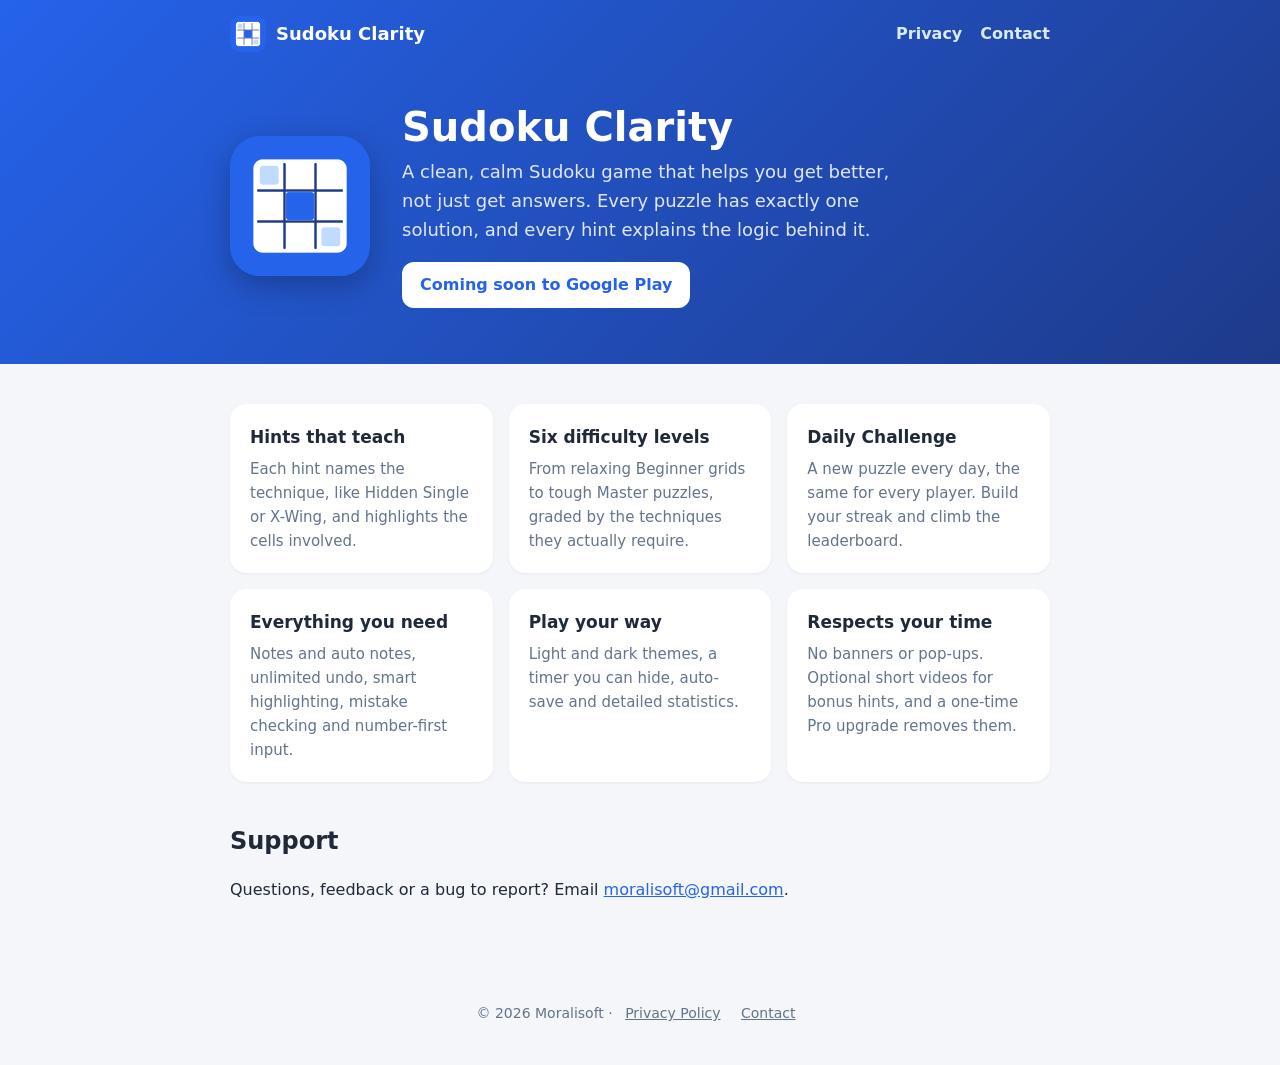
<file: index.html>
<!DOCTYPE html>
<html lang="en">
<head>
  <meta charset="utf-8">
  <meta name="viewport" content="width=device-width, initial-scale=1">
  <title>Sudoku Clarity: Logic Puzzles · Moralisoft</title>
  <meta name="description" content="Sudoku Clarity is a clean, calm Sudoku game for Android with teaching hints, six difficulty levels and a daily challenge. Made by Moralisoft.">
  <link rel="icon" href="logo.png">
  <link rel="stylesheet" href="style.css">
</head>
<body>
  <header>
    <div class="wrap">
      <nav>
        <a class="brand" href="index.html"><img src="logo.png" alt="">Sudoku Clarity</a>
        <div class="links"><a href="privacy.html">Privacy</a><a href="mailto:moralisoft@gmail.com">Contact</a></div>
      </nav>
      <div class="hero">
        <img src="logo.png" alt="Sudoku Clarity app icon">
        <div>
          <h1>Sudoku Clarity</h1>
          <p>A clean, calm Sudoku game that helps you get better, not just get answers. Every puzzle has exactly one solution, and every hint explains the logic behind it.</p>
          <span class="badge">Coming soon to Google Play</span>
        </div>
      </div>
    </div>
  </header>

  <main class="wrap">
    <div class="grid">
      <div class="card"><h3>Hints that teach</h3><p>Each hint names the technique, like Hidden Single or X-Wing, and highlights the cells involved.</p></div>
      <div class="card"><h3>Six difficulty levels</h3><p>From relaxing Beginner grids to tough Master puzzles, graded by the techniques they actually require.</p></div>
      <div class="card"><h3>Daily Challenge</h3><p>A new puzzle every day, the same for every player. Build your streak and climb the leaderboard.</p></div>
      <div class="card"><h3>Everything you need</h3><p>Notes and auto notes, unlimited undo, smart highlighting, mistake checking and number-first input.</p></div>
      <div class="card"><h3>Play your way</h3><p>Light and dark themes, a timer you can hide, auto-save and detailed statistics.</p></div>
      <div class="card"><h3>Respects your time</h3><p>No banners or pop-ups. Optional short videos for bonus hints, and a one-time Pro upgrade removes them.</p></div>
    </div>

    <h2>Support</h2>
    <p>Questions, feedback or a bug to report? Email <a href="mailto:moralisoft@gmail.com">moralisoft@gmail.com</a>.</p>
  </main>

  <footer>
    © 2026 Moralisoft · <a href="privacy.html">Privacy Policy</a> <a href="mailto:moralisoft@gmail.com">Contact</a>
  </footer>
</body>
</html>
</file>
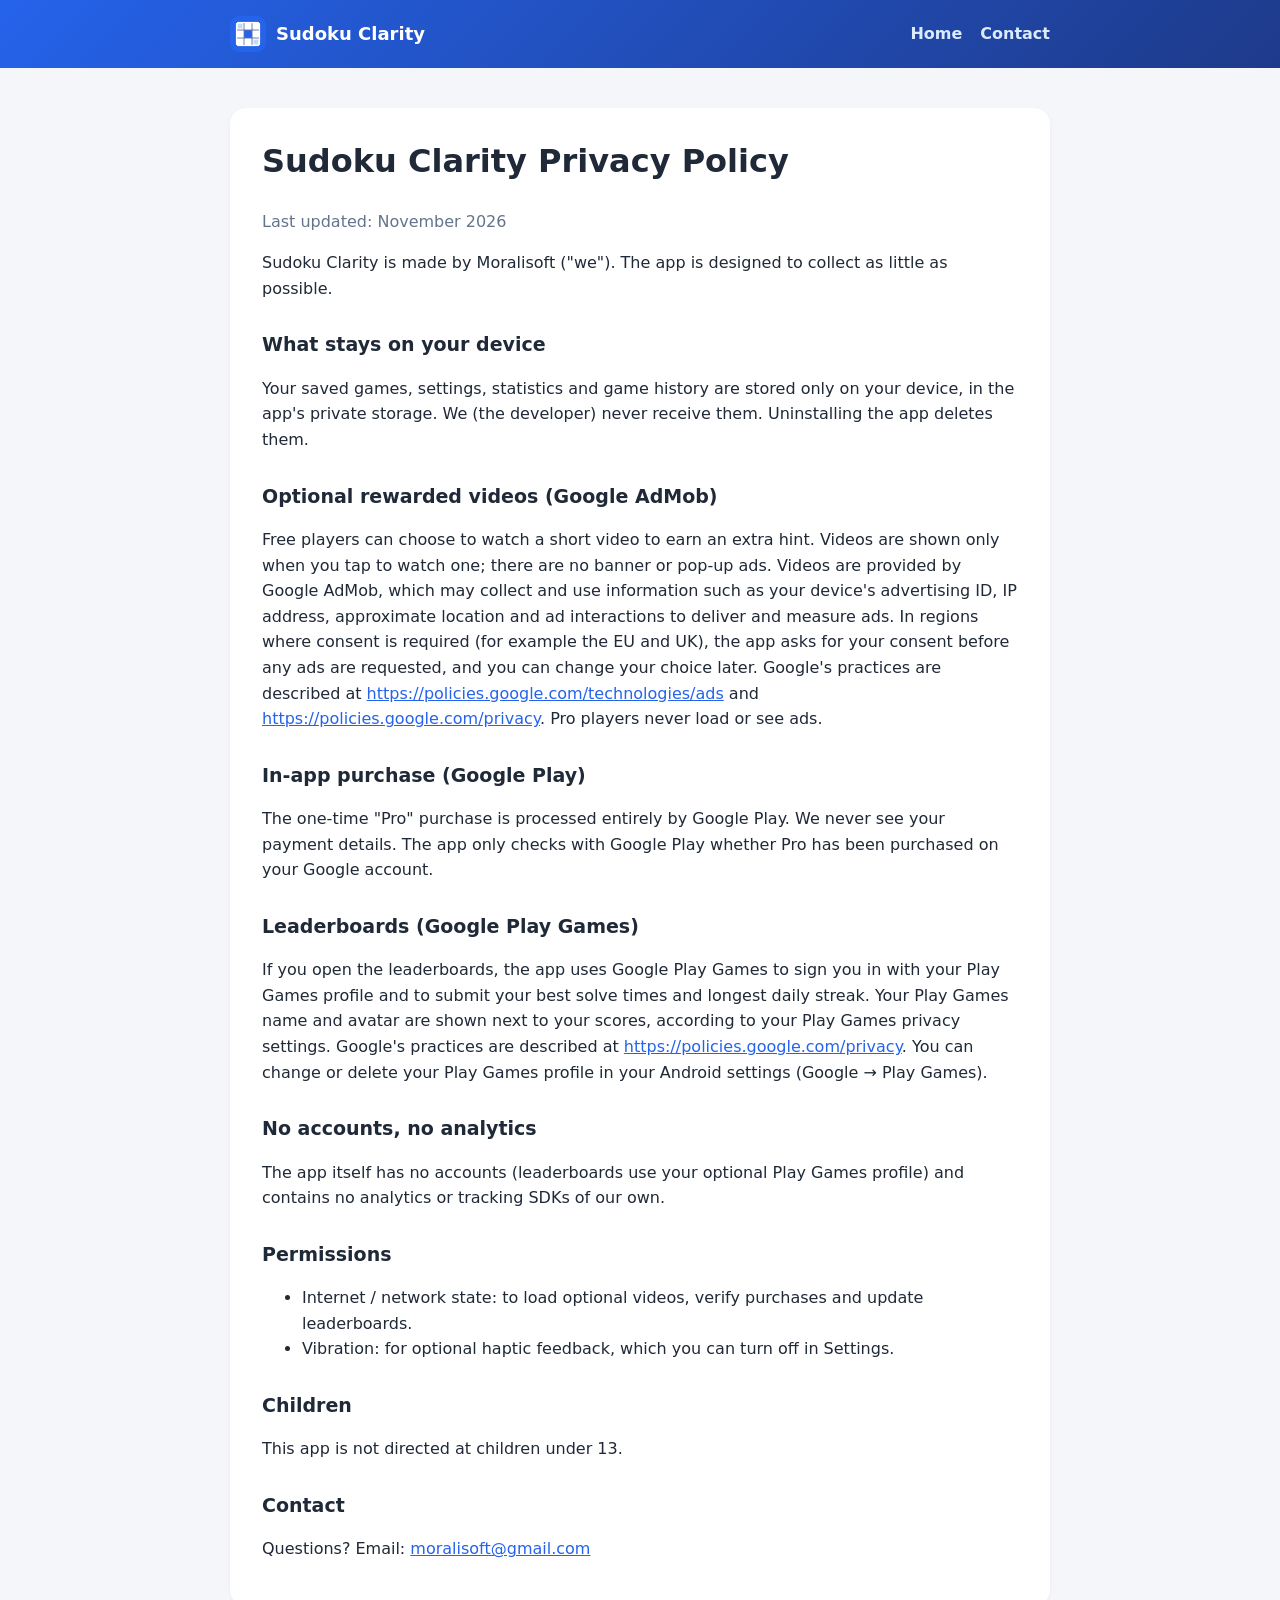
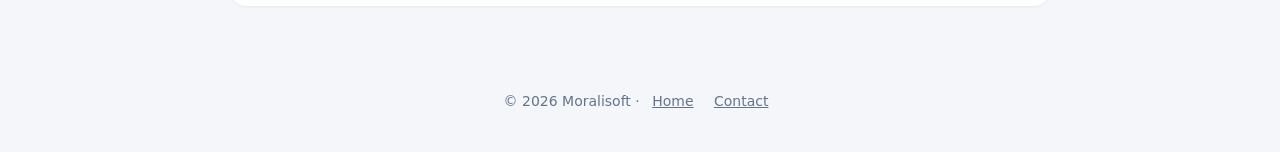
<file: privacy.html>
<!DOCTYPE html>
<html lang="en">
<head>
  <meta charset="utf-8">
  <meta name="viewport" content="width=device-width, initial-scale=1">
  <title>Privacy Policy · Sudoku Clarity</title>
  <link rel="icon" href="logo.png">
  <link rel="stylesheet" href="style.css">
</head>
<body>
  <header>
    <div class="wrap">
      <nav>
        <a class="brand" href="index.html"><img src="logo.png" alt="">Sudoku Clarity</a>
        <div class="links"><a href="index.html">Home</a><a href="mailto:moralisoft@gmail.com">Contact</a></div>
      </nav>
    </div>
  </header>
  <main class="wrap">
    <div class="doc">
      <h1>Sudoku Clarity Privacy Policy</h1>
      <p class="muted">Last updated: November 2026</p>
      <p>Sudoku Clarity is made by Moralisoft ("we"). The app is designed to collect as little as possible.</p>
      <h2>What stays on your device</h2>
      <p>Your saved games, settings, statistics and game history are stored only on your device, in the app's private storage. We (the developer) never receive them. Uninstalling the app deletes them.</p>
      <h2>Optional rewarded videos (Google AdMob)</h2>
      <p>Free players can choose to watch a short video to earn an extra hint. Videos are shown only when you tap to watch one; there are no banner or pop-up ads. Videos are provided by Google AdMob, which may collect and use information such as your device's advertising ID, IP address, approximate location and ad interactions to deliver and measure ads. In regions where consent is required (for example the EU and UK), the app asks for your consent before any ads are requested, and you can change your choice later. Google's practices are described at <a href="https://policies.google.com/technologies/ads">https://policies.google.com/technologies/ads</a> and <a href="https://policies.google.com/privacy">https://policies.google.com/privacy</a>. Pro players never load or see ads.</p>
      <h2>In-app purchase (Google Play)</h2>
      <p>The one-time "Pro" purchase is processed entirely by Google Play. We never see your payment details. The app only checks with Google Play whether Pro has been purchased on your Google account.</p>
      <h2>Leaderboards (Google Play Games)</h2>
      <p>If you open the leaderboards, the app uses Google Play Games to sign you in with your Play Games profile and to submit your best solve times and longest daily streak. Your Play Games name and avatar are shown next to your scores, according to your Play Games privacy settings. Google's practices are described at <a href="https://policies.google.com/privacy">https://policies.google.com/privacy</a>. You can change or delete your Play Games profile in your Android settings (Google → Play Games).</p>
      <h2>No accounts, no analytics</h2>
      <p>The app itself has no accounts (leaderboards use your optional Play Games profile) and contains no analytics or tracking SDKs of our own.</p>
      <h2>Permissions</h2>
      <ul>
      <li>Internet / network state: to load optional videos, verify purchases and update leaderboards.</li>
      <li>Vibration: for optional haptic feedback, which you can turn off in Settings.</li>
      </ul>
      <h2>Children</h2>
      <p>This app is not directed at children under 13.</p>
      <h2>Contact</h2>
      <p>Questions? Email: <a href="mailto:moralisoft@gmail.com">moralisoft@gmail.com</a></p>
    </div>
  </main>
  <footer>© 2026 Moralisoft · <a href="index.html">Home</a> <a href="mailto:moralisoft@gmail.com">Contact</a></footer>
</body>
</html>
</file>
<file: style.css>
:root { --blue:#2563EB; --navy:#1E3A8A; --ink:#1F2937; --muted:#64748B; --bg:#F4F6FA; --card:#FFFFFF; }
* { box-sizing:border-box; }
body { margin:0; font-family:system-ui,-apple-system,"Segoe UI",Roboto,Helvetica,Arial,sans-serif; color:var(--ink); background:var(--bg); line-height:1.6; }
a { color:var(--blue); }
header { background:linear-gradient(135deg,var(--blue),var(--navy)); color:#fff; }
.wrap { max-width:860px; margin:0 auto; padding:0 20px; }
nav { display:flex; align-items:center; justify-content:space-between; padding:16px 0; }
nav .brand { display:flex; align-items:center; gap:10px; color:#fff; text-decoration:none; font-weight:700; font-size:18px; }
nav .brand img { width:36px; height:36px; border-radius:9px; }
nav .links a { color:#DBEAFE; text-decoration:none; margin-left:18px; font-weight:600; }
.hero { display:flex; gap:32px; align-items:center; padding:36px 0 56px; flex-wrap:wrap; }
.hero img { width:140px; height:140px; border-radius:30px; box-shadow:0 10px 30px rgba(0,0,0,.25); }
.hero h1 { margin:0 0 8px; font-size:40px; line-height:1.15; }
.hero p { margin:0 0 18px; font-size:18px; color:#E0E7FF; max-width:520px; }
.badge { display:inline-block; background:#fff; color:var(--blue); padding:10px 18px; border-radius:12px; font-weight:700; text-decoration:none; }
main.wrap { padding:40px 20px 56px; }
.grid { display:grid; grid-template-columns:repeat(auto-fit,minmax(240px,1fr)); gap:16px; }
.card { background:var(--card); border-radius:16px; padding:20px; box-shadow:0 1px 3px rgba(15,23,42,.06); }
.card h3 { margin:0 0 6px; font-size:17px; }
.card p { margin:0; color:var(--muted); font-size:15px; }
h2 { margin:40px 0 16px; font-size:24px; }
.doc { background:var(--card); border-radius:16px; padding:28px 32px; box-shadow:0 1px 3px rgba(15,23,42,.06); }
.doc h1 { margin-top:0; }
.doc h2 { font-size:19px; margin:28px 0 8px; }
.muted { color:var(--muted); }
footer { padding:28px 0 40px; color:var(--muted); font-size:14px; text-align:center; }
footer a { color:var(--muted); margin:0 8px; }
</file>
